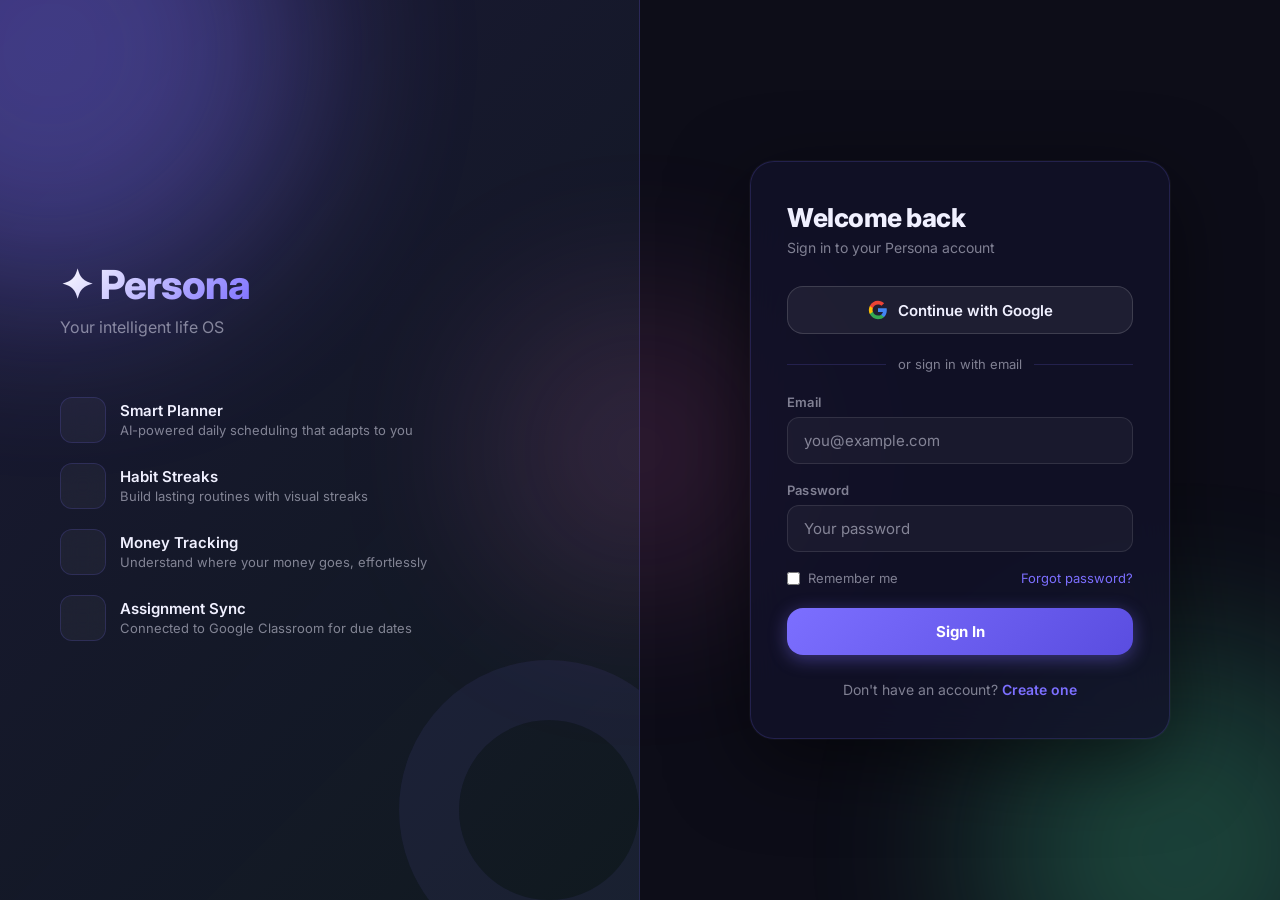
<file: frontend/login.html>
<!DOCTYPE html>
<html lang="en">
<head>
  <meta charset="UTF-8"/>
  <meta name="viewport" content="width=device-width, initial-scale=1.0"/>
  <meta name="theme-color" content="#0d0d18"/>
  <title>Login — Persona</title>
  <link rel="preconnect" href="https://fonts.googleapis.com"/>
  <link href="https://fonts.googleapis.com/css2?family=Inter:wght@300;400;500;600;700;800&display=swap" rel="stylesheet"/>
  <style>
    *, *::before, *::after { box-sizing: border-box; margin: 0; padding: 0; }

    :root {
      --bg:          #0d0d18;
      --bg2:         #12122a;
      --accent:      #7c6fff;
      --accent-dark: #5a4de0;
      --accent-glow: rgba(124,111,255,0.35);
      --green:       #48e5a0;
      --text:        #f0f0ff;
      --muted:       rgba(240,240,255,0.5);
      --border:      rgba(124,111,255,0.18);
      --glass:       rgba(255,255,255,0.04);
      --error:       #ff5c6c;
      --radius:      16px;
    }

    html, body {
      min-height: 100vh;
      font-family: 'Inter', sans-serif;
      background: var(--bg);
      color: var(--text);
    }

    /* ── Background Orbs ─────────────────────────────────────── */
    .bg-orbs {
      position: fixed; inset: 0; pointer-events: none; overflow: hidden; z-index: 0;
    }
    .orb {
      position: absolute; border-radius: 50%; filter: blur(90px); opacity: 0.4;
    }
    .orb-1 { width: 500px; height: 500px; background: #7c6fff; top: -200px; left: -200px; }
    .orb-2 { width: 400px; height: 400px; background: #48e5a0; bottom: -150px; right: -100px; opacity: 0.25; }
    .orb-3 { width: 300px; height: 300px; background: #ff6fcf; top: 50%; left: 50%; opacity: 0.15; transform: translate(-50%, -50%); }

    /* ── Layout ─────────────────────────────────────────────── */
    .auth-shell {
      position: relative; z-index: 1;
      min-height: 100vh;
      display: grid;
      grid-template-columns: 1fr 1fr;
    }
    @media (max-width: 768px) {
      .auth-shell { grid-template-columns: 1fr; }
      .auth-brand { display: none; }
    }

    /* ── Brand panel (left) ─────────────────────────────────── */
    .auth-brand {
      display: flex; flex-direction: column;
      justify-content: center; align-items: flex-start;
      padding: 60px;
      background: linear-gradient(135deg, rgba(124,111,255,0.12), rgba(72,229,160,0.06));
      border-right: 1px solid var(--border);
      position: relative; overflow: hidden;
    }
    .brand-logo {
      font-size: 40px; font-weight: 800; letter-spacing: -1px;
      background: linear-gradient(135deg, #fff 0%, var(--accent) 100%);
      -webkit-background-clip: text; -webkit-text-fill-color: transparent;
      background-clip: text;
      margin-bottom: 8px;
    }
    .brand-tagline {
      font-size: 16px; color: var(--muted); margin-bottom: 60px; font-weight: 400;
    }
    .brand-features { display: flex; flex-direction: column; gap: 20px; }
    .brand-feat {
      display: flex; align-items: center; gap: 14px;
    }
    .feat-icon {
      width: 46px; height: 46px; border-radius: 12px;
      background: var(--glass); border: 1px solid var(--border);
      display: flex; align-items: center; justify-content: center;
      font-size: 22px; flex-shrink: 0;
      backdrop-filter: blur(10px);
    }
    .feat-text h4 { font-size: 15px; font-weight: 600; margin-bottom: 2px; }
    .feat-text p  { font-size: 13px; color: var(--muted); }

    .brand-decoration {
      position: absolute; bottom: -60px; right: -60px;
      width: 300px; height: 300px;
      border: 60px solid rgba(124,111,255,0.08);
      border-radius: 50%;
    }

    /* ── Auth form panel (right) ─────────────────────────────── */
    .auth-form-panel {
      display: flex; align-items: center; justify-content: center;
      padding: 40px 20px;
    }
    .auth-card {
      width: 100%; max-width: 420px;
      background: rgba(18,18,42,0.8);
      border: 1px solid var(--border);
      border-radius: 24px;
      padding: 40px 36px;
      backdrop-filter: blur(20px);
      -webkit-backdrop-filter: blur(20px);
      box-shadow: 0 24px 80px rgba(0,0,0,0.5), 0 0 0 1px rgba(255,255,255,0.04);
    }

    .auth-title {
      font-size: 26px; font-weight: 800; margin-bottom: 6px;
      letter-spacing: -0.5px;
    }
    .auth-subtitle { font-size: 14px; color: var(--muted); margin-bottom: 30px; }

    /* Google button */
    .btn-google {
      width: 100%; padding: 13px 20px;
      background: rgba(255,255,255,0.06);
      border: 1px solid rgba(255,255,255,0.14);
      border-radius: var(--radius);
      color: var(--text); font-family: inherit;
      font-size: 15px; font-weight: 600;
      display: flex; align-items: center; justify-content: center; gap: 10px;
      cursor: pointer; transition: background 0.2s ease, border-color 0.2s ease, transform 0.15s ease;
      text-decoration: none;
    }
    .btn-google:hover {
      background: rgba(255,255,255,0.10);
      border-color: rgba(255,255,255,0.25);
      transform: translateY(-1px);
    }
    .btn-google:active { transform: scale(0.98); }
    .google-icon { width: 20px; height: 20px; flex-shrink: 0; }

    .divider {
      display: flex; align-items: center; gap: 12px;
      margin: 22px 0; color: var(--muted); font-size: 13px;
    }
    .divider::before, .divider::after {
      content: ''; flex: 1; height: 1px; background: var(--border);
    }

    /* Form controls */
    .form-group { margin-bottom: 18px; }
    .form-label {
      display: block; font-size: 13px; font-weight: 600;
      color: var(--muted); margin-bottom: 7px; letter-spacing: 0.2px;
    }
    .form-input {
      width: 100%; padding: 13px 16px;
      background: rgba(255,255,255,0.04);
      border: 1.5px solid rgba(255,255,255,0.1);
      border-radius: 12px; color: var(--text);
      font-family: inherit; font-size: 15px;
      transition: border-color 0.2s ease, box-shadow 0.2s ease;
      outline: none; -webkit-appearance: none;
    }
    .form-input:focus {
      border-color: var(--accent);
      box-shadow: 0 0 0 4px rgba(124,111,255,0.15);
    }
    .form-input::placeholder { color: var(--muted); }
    .form-input.error { border-color: var(--error); }

    .form-row { display: flex; align-items: center; justify-content: space-between; margin-bottom: 22px; }
    .remember-label  { display: flex; align-items: center; gap: 8px; font-size: 13px; color: var(--muted); cursor: pointer; }
    .forgot-link { font-size: 13px; color: var(--accent); text-decoration: none; }
    .forgot-link:hover { color: #a599ff; }

    /* Submit button */
    .btn-primary {
      width: 100%; padding: 14px;
      background: linear-gradient(135deg, var(--accent), var(--accent-dark));
      border: none; border-radius: var(--radius);
      color: white; font-family: inherit;
      font-size: 15px; font-weight: 700;
      cursor: pointer; transition: transform 0.15s ease, box-shadow 0.15s ease;
      box-shadow: 0 4px 18px rgba(124,111,255,0.4);
      position: relative; overflow: hidden;
    }
    .btn-primary::before {
      content: ''; position: absolute; inset: 0;
      background: linear-gradient(135deg, rgba(255,255,255,0.15), transparent);
      opacity: 0; transition: opacity 0.2s ease;
    }
    .btn-primary:hover { transform: translateY(-1px); box-shadow: 0 8px 25px rgba(124,111,255,0.5); }
    .btn-primary:hover::before { opacity: 1; }
    .btn-primary:active { transform: scale(0.98); }
    .btn-primary:disabled { opacity: 0.65; cursor: not-allowed; transform: none; }

    .btn-spinner {
      display: none; width: 18px; height: 18px;
      border: 2px solid rgba(255,255,255,0.3); border-top-color: white;
      border-radius: 50%; animation: spin 0.7s linear infinite;
    }
    .loading .btn-spinner { display: inline-block; }
    .loading .btn-text   { display: none; }
    @keyframes spin { to { transform: rotate(360deg); } }

    /* Error/Success alerts */
    .alert {
      padding: 12px 16px; border-radius: 10px;
      font-size: 13px; font-weight: 500;
      margin-bottom: 18px; display: none;
    }
    .alert-error   { background: rgba(255,92,108,0.12); border: 1px solid rgba(255,92,108,0.3); color: #ff9da7; }
    .alert-success { background: rgba(72,229,160,0.12); border: 1px solid rgba(72,229,160,0.3); color: var(--green); }
    .alert.show { display: block; }

    .auth-footer {
      text-align: center; margin-top: 26px;
      font-size: 14px; color: var(--muted);
    }
    .auth-footer a { color: var(--accent); text-decoration: none; font-weight: 600; }
    .auth-footer a:hover { color: #a599ff; }
  </style>
</head>
<body>

<div class="bg-orbs">
  <div class="orb orb-1"></div>
  <div class="orb orb-2"></div>
  <div class="orb orb-3"></div>
</div>

<div class="auth-shell">

  <!-- ── Brand panel ─── -->
  <div class="auth-brand">
    <div class="brand-logo">✦ Persona</div>
    <div class="brand-tagline">Your intelligent life OS</div>

    <div class="brand-features">
      <div class="brand-feat">
        <div class="feat-icon sticker sticker-sm"><svg class="line-icon"><use href="#icon-calendar"></use></svg></div>
        <div class="feat-text">
          <h4>Smart Planner</h4>
          <p>AI-powered daily scheduling that adapts to you</p>
        </div>
      </div>
      <div class="brand-feat">
        <div class="feat-icon sticker sticker-sm"><svg class="line-icon"><use href="#icon-ribbon"></use></svg></div>
        <div class="feat-text">
          <h4>Habit Streaks</h4>
          <p>Build lasting routines with visual streaks</p>
        </div>
      </div>
      <div class="brand-feat">
        <div class="feat-icon sticker sticker-sm"><svg class="line-icon"><use href="#icon-wallet"></use></svg></div>
        <div class="feat-text">
          <h4>Money Tracking</h4>
          <p>Understand where your money goes, effortlessly</p>
        </div>
      </div>
      <div class="brand-feat">
        <div class="feat-icon sticker sticker-sm"><svg class="line-icon"><use href="#icon-bell"></use></svg></div>
        <div class="feat-text">
          <h4>Assignment Sync</h4>
          <p>Connected to Google Classroom for due dates</p>
        </div>
      </div>
    </div>

    <div class="brand-decoration"></div>
  </div>

  <!-- ── Form panel ─── -->
  <div class="auth-form-panel">
    <div class="auth-card">

      <div class="auth-title">Welcome back</div>
      <div class="auth-subtitle">Sign in to your Persona account</div>

      <!-- Error / success alert -->
      <div class="alert alert-error" id="alert-box"></div>

      <!-- Google Sign In -->
      <a class="btn-google" id="google-btn" href="/api/auth/google">
        <svg class="google-icon" viewBox="0 0 24 24" xmlns="http://www.w3.org/2000/svg">
          <path d="M22.56 12.25c0-.78-.07-1.53-.2-2.25H12v4.26h5.92c-.26 1.37-1.04 2.53-2.21 3.31v2.77h3.57c2.08-1.92 3.28-4.74 3.28-8.09z" fill="#4285F4"/>
          <path d="M12 23c2.97 0 5.46-.98 7.28-2.66l-3.57-2.77c-.98.66-2.23 1.06-3.71 1.06-2.86 0-5.29-1.93-6.16-4.53H2.18v2.84C3.99 20.53 7.7 23 12 23z" fill="#34A853"/>
          <path d="M5.84 14.09c-.22-.66-.35-1.36-.35-2.09s.13-1.43.35-2.09V7.07H2.18C1.43 8.55 1 10.22 1 12s.43 3.45 1.18 4.93l3.66-2.84z" fill="#FBBC05"/>
          <path d="M12 5.38c1.62 0 3.06.56 4.21 1.64l3.15-3.15C17.45 2.09 14.97 1 12 1 7.7 1 3.99 3.47 2.18 7.07l3.66 2.84c.87-2.6 3.3-4.53 6.16-4.53z" fill="#EA4335"/>
        </svg>
        Continue with Google
      </a>

      <div class="divider">or sign in with email</div>

      <!-- Email / password form -->
      <form id="login-form" novalidate>
        <div class="form-group">
          <label class="form-label">Email</label>
          <input id="email" type="email" class="form-input" placeholder="you@example.com" autocomplete="email" required/>
        </div>
        <div class="form-group">
          <label class="form-label">Password</label>
          <input id="password" type="password" class="form-input" placeholder="Your password" autocomplete="current-password" required/>
        </div>

        <div class="form-row">
          <label class="remember-label">
            <input type="checkbox" id="remember"/> Remember me
          </label>
          <a class="forgot-link" href="#">Forgot password?</a>
        </div>

        <button class="btn-primary" type="submit" id="login-btn">
          <span class="btn-spinner"></span>
          <span class="btn-text">Sign In</span>
        </button>
      </form>

      <div class="auth-footer">
        Don't have an account? <a href="/signup">Create one</a>
      </div>
    </div>
  </div><!-- /.auth-form-panel -->

</div><!-- /.auth-shell -->

<script>
  // Show URL error param if any
  const urlErr = new URLSearchParams(location.search).get('error');
  if (urlErr) {
    showAlert({ oauth_not_configured: 'Google OAuth is not configured — add your keys to .env',
                invalid_state: 'Security check failed. Please try again.',
                token_exchange_failed: 'Google sign-in failed. Please try again.',
    }[urlErr] || `Sign-in error: ${urlErr}`);
  }

  function showAlert(msg, type = 'error') {
    const el = document.getElementById('alert-box');
    el.textContent = msg;
    el.className = `alert alert-${type} show`;
  }
  function clearAlert() {
    document.getElementById('alert-box').className = 'alert';
  }

  document.getElementById('login-form').addEventListener('submit', async e => {
    e.preventDefault();
    clearAlert();

    const btn      = document.getElementById('login-btn');
    const email    = document.getElementById('email').value.trim();
    const password = document.getElementById('password').value;

    if (!email || !password) { showAlert('Please enter your email and password.'); return; }

    btn.classList.add('loading');
    btn.disabled = true;

    try {
      const res  = await fetch('/api/auth/login', {
        method: 'POST', credentials: 'include',
        headers: { 'Content-Type': 'application/json' },
        body: JSON.stringify({ email, password }),
      });
      const data = await res.json();

      if (res.ok) {
        showAlert(`Welcome back, ${data.username}! Redirecting…`, 'success');
        setTimeout(() => { window.location.href = '/'; }, 900);
      } else {
        showAlert(data.error || 'Login failed. Please try again.');
        btn.classList.remove('loading'); btn.disabled = false;
      }
    } catch {
      showAlert('Network error. Is the server running?');
      btn.classList.remove('loading'); btn.disabled = false;
    }
  });
</script>
</body>
</html>
</file>
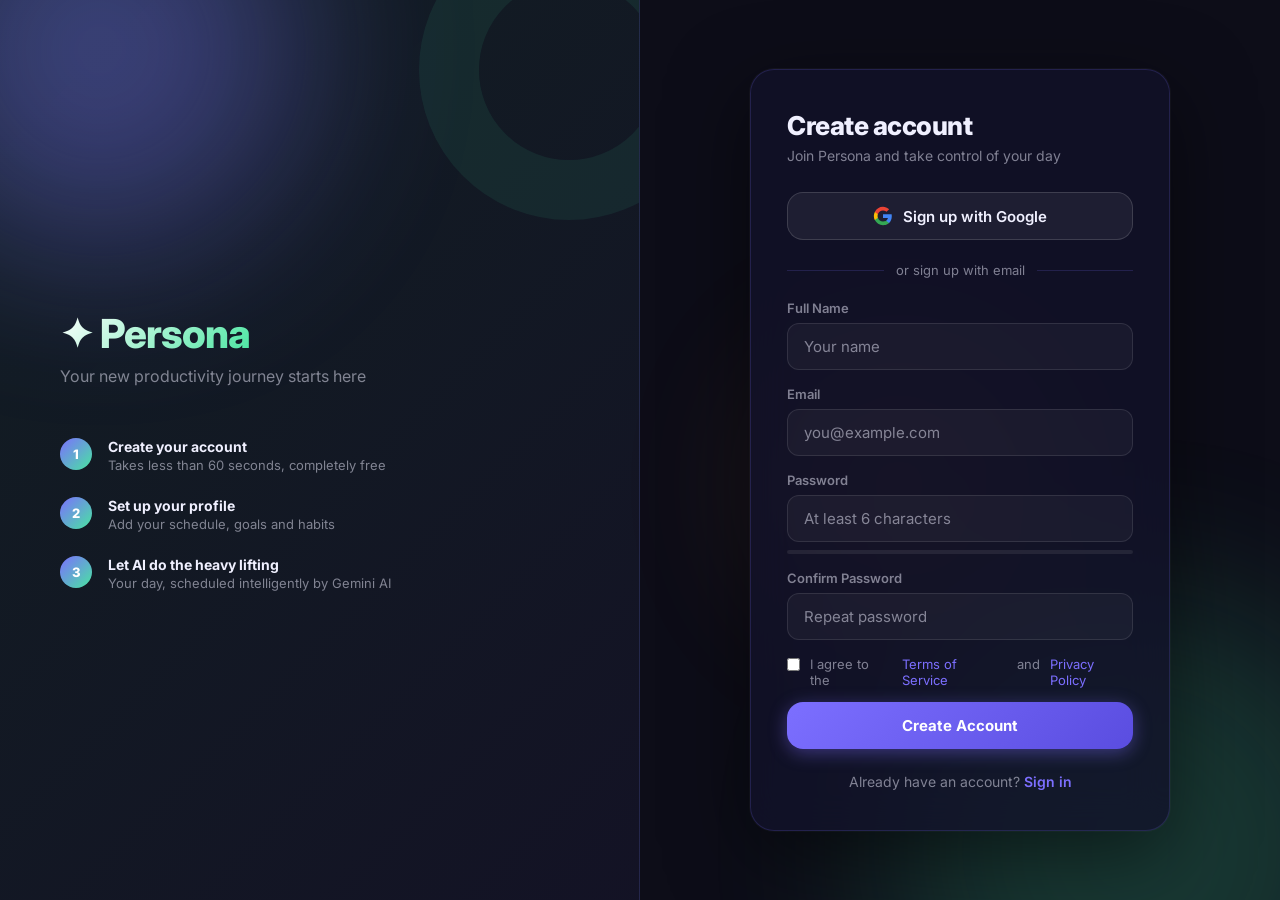
<file: frontend/signup.html>
<!DOCTYPE html>
<html lang="en">
<head>
  <meta charset="UTF-8"/>
  <meta name="viewport" content="width=device-width, initial-scale=1.0"/>
  <meta name="theme-color" content="#0d0d18"/>
  <title>Sign Up — Persona</title>
  <link rel="preconnect" href="https://fonts.googleapis.com"/>
  <link href="https://fonts.googleapis.com/css2?family=Inter:wght@300;400;500;600;700;800&display=swap" rel="stylesheet"/>
  <style>
    *, *::before, *::after { box-sizing: border-box; margin: 0; padding: 0; }

    :root {
      --bg:          #0d0d18;
      --accent:      #7c6fff;
      --accent-dark: #5a4de0;
      --green:       #48e5a0;
      --text:        #f0f0ff;
      --muted:       rgba(240,240,255,0.5);
      --border:      rgba(124,111,255,0.18);
      --glass:       rgba(255,255,255,0.04);
      --error:       #ff5c6c;
      --radius:      16px;
    }

    html, body { min-height: 100vh; font-family: 'Inter', sans-serif; background: var(--bg); color: var(--text); }

    .bg-orbs { position: fixed; inset: 0; pointer-events: none; overflow: hidden; z-index: 0; }
    .orb { position: absolute; border-radius: 50%; filter: blur(90px); opacity: 0.4; }
    .orb-1 { width: 500px; height: 500px; background: #48e5a0; bottom: -200px; right: -100px; opacity: 0.2; }
    .orb-2 { width: 400px; height: 400px; background: #7c6fff; top: -150px; left: -100px; }
    .orb-3 { width: 250px; height: 250px; background: #ff9f43; top: 40%; right: 20%; opacity: 0.15; }

    .auth-shell {
      position: relative; z-index: 1; min-height: 100vh;
      display: grid; grid-template-columns: 1fr 1fr;
    }
    @media (max-width: 768px) {
      .auth-shell { grid-template-columns: 1fr; }
      .auth-brand { display: none; }
    }

    /* Brand panel */
    .auth-brand {
      display: flex; flex-direction: column; justify-content: center; align-items: flex-start;
      padding: 60px;
      background: linear-gradient(135deg, rgba(72,229,160,0.08), rgba(124,111,255,0.06));
      border-right: 1px solid var(--border);
      position: relative; overflow: hidden;
    }
    .brand-logo {
      font-size: 40px; font-weight: 800; letter-spacing: -1px;
      background: linear-gradient(135deg, #fff 0%, var(--green) 100%);
      -webkit-background-clip: text; -webkit-text-fill-color: transparent;
      background-clip: text; margin-bottom: 8px;
    }
    .brand-tagline { font-size: 16px; color: var(--muted); margin-bottom: 52px; }
    .brand-steps { display: flex; flex-direction: column; gap: 24px; }
    .step { display: flex; align-items: flex-start; gap: 16px; }
    .step-num {
      width: 32px; height: 32px; border-radius: 50%; flex-shrink: 0;
      background: linear-gradient(135deg, var(--accent), var(--green));
      display: flex; align-items: center; justify-content: center;
      font-size: 13px; font-weight: 800; color: white;
    }
    .step-text h4 { font-size: 14px; font-weight: 700; margin-bottom: 2px; }
    .step-text p  { font-size: 13px; color: var(--muted); }

    .brand-decoration {
      position: absolute; top: -80px; right: -80px;
      width: 300px; height: 300px;
      border: 60px solid rgba(72,229,160,0.08); border-radius: 50%;
    }

    /* Form panel */
    .auth-form-panel { display: flex; align-items: center; justify-content: center; padding: 40px 20px; }
    .auth-card {
      width: 100%; max-width: 420px;
      background: rgba(18,18,42,0.8); border: 1px solid var(--border); border-radius: 24px;
      padding: 40px 36px; backdrop-filter: blur(20px); -webkit-backdrop-filter: blur(20px);
      box-shadow: 0 24px 80px rgba(0,0,0,0.5), 0 0 0 1px rgba(255,255,255,0.04);
    }

    .auth-title   { font-size: 26px; font-weight: 800; margin-bottom: 6px; letter-spacing: -0.5px; }
    .auth-subtitle{ font-size: 14px; color: var(--muted); margin-bottom: 28px; }

    .btn-google {
      width: 100%; padding: 13px 20px;
      background: rgba(255,255,255,0.06); border: 1px solid rgba(255,255,255,0.14);
      border-radius: var(--radius); color: var(--text); font-family: inherit;
      font-size: 15px; font-weight: 600;
      display: flex; align-items: center; justify-content: center; gap: 10px;
      cursor: pointer; transition: background 0.2s ease, border-color 0.2s ease, transform 0.15s ease;
      text-decoration: none;
    }
    .btn-google:hover { background: rgba(255,255,255,0.10); border-color: rgba(255,255,255,0.25); transform: translateY(-1px); }
    .btn-google:active { transform: scale(0.98); }
    .google-icon { width: 20px; height: 20px; flex-shrink: 0; }

    .divider { display: flex; align-items: center; gap: 12px; margin: 22px 0; color: var(--muted); font-size: 13px; }
    .divider::before, .divider::after { content: ''; flex: 1; height: 1px; background: var(--border); }

    .form-group { margin-bottom: 16px; }
    .form-label { display: block; font-size: 13px; font-weight: 600; color: var(--muted); margin-bottom: 7px; }
    .form-input {
      width: 100%; padding: 13px 16px;
      background: rgba(255,255,255,0.04); border: 1.5px solid rgba(255,255,255,0.1);
      border-radius: 12px; color: var(--text); font-family: inherit; font-size: 15px;
      transition: border-color 0.2s ease, box-shadow 0.2s ease; outline: none; -webkit-appearance: none;
    }
    .form-input:focus { border-color: var(--accent); box-shadow: 0 0 0 4px rgba(124,111,255,0.15); }
    .form-input::placeholder { color: var(--muted); }
    .form-input.error { border-color: var(--error); }

    .password-strength { margin-top: 8px; }
    .strength-bar { height: 4px; border-radius: 2px; background: rgba(255,255,255,0.08); overflow: hidden; }
    .strength-fill { height: 100%; width: 0%; border-radius: 2px; transition: width 0.3s ease, background 0.3s ease; }
    .strength-text { font-size: 11px; color: var(--muted); margin-top: 4px; }

    .btn-primary {
      width: 100%; padding: 14px; margin-top: 8px;
      background: linear-gradient(135deg, var(--accent), var(--accent-dark));
      border: none; border-radius: var(--radius); color: white; font-family: inherit;
      font-size: 15px; font-weight: 700; cursor: pointer;
      transition: transform 0.15s ease, box-shadow 0.15s ease;
      box-shadow: 0 4px 18px rgba(124,111,255,0.4); position: relative; overflow: hidden;
    }
    .btn-primary::before { content: ''; position: absolute; inset: 0; background: linear-gradient(135deg, rgba(255,255,255,0.12), transparent); opacity: 0; transition: opacity 0.2s ease; }
    .btn-primary:hover { transform: translateY(-1px); box-shadow: 0 8px 25px rgba(124,111,255,0.5); }
    .btn-primary:hover::before { opacity: 1; }
    .btn-primary:active { transform: scale(0.98); }
    .btn-primary:disabled { opacity: 0.65; cursor: not-allowed; transform: none; }

    .btn-spinner { display: none; width: 18px; height: 18px; border: 2px solid rgba(255,255,255,0.3); border-top-color: white; border-radius: 50%; animation: spin 0.7s linear infinite; }
    .loading .btn-spinner { display: inline-block; }
    .loading .btn-text   { display: none; }
    @keyframes spin { to { transform: rotate(360deg); } }

    .alert { padding: 12px 16px; border-radius: 10px; font-size: 13px; font-weight: 500; margin-bottom: 18px; display: none; }
    .alert-error   { background: rgba(255,92,108,0.12); border: 1px solid rgba(255,92,108,0.3); color: #ff9da7; }
    .alert-success { background: rgba(72,229,160,0.12); border: 1px solid rgba(72,229,160,0.3); color: var(--green); }
    .alert.show { display: block; }

    .tos-label { display: flex; align-items: flex-start; gap: 10px; font-size: 13px; color: var(--muted); cursor: pointer; margin: 14px 0 6px; }
    .tos-label a { color: var(--accent); text-decoration: none; }
    .tos-label input { margin-top: 2px; flex-shrink: 0; accent-color: var(--accent); }

    .auth-footer { text-align: center; margin-top: 24px; font-size: 14px; color: var(--muted); }
    .auth-footer a { color: var(--accent); text-decoration: none; font-weight: 600; }
    .auth-footer a:hover { color: #a599ff; }
  </style>
</head>
<body>

<div class="bg-orbs">
  <div class="orb orb-1"></div>
  <div class="orb orb-2"></div>
  <div class="orb orb-3"></div>
</div>

<div class="auth-shell">

  <!-- Brand panel -->
  <div class="auth-brand">
    <div class="brand-logo">✦ Persona</div>
    <div class="brand-tagline">Your new productivity journey starts here</div>

    <div class="brand-steps">
      <div class="step">
        <div class="step-num">1</div>
        <div class="step-text">
          <h4>Create your account</h4>
          <p>Takes less than 60 seconds, completely free</p>
        </div>
      </div>
      <div class="step">
        <div class="step-num">2</div>
        <div class="step-text">
          <h4>Set up your profile</h4>
          <p>Add your schedule, goals and habits</p>
        </div>
      </div>
      <div class="step">
        <div class="step-num">3</div>
        <div class="step-text">
          <h4>Let AI do the heavy lifting</h4>
          <p>Your day, scheduled intelligently by Gemini AI</p>
        </div>
      </div>
    </div>
    <div class="brand-decoration"></div>
  </div>

  <!-- Form panel -->
  <div class="auth-form-panel">
    <div class="auth-card">
      <div class="auth-title">Create account</div>
      <div class="auth-subtitle">Join Persona and take control of your day</div>

      <div class="alert alert-error" id="alert-box"></div>

      <!-- Google Sign Up -->
      <a class="btn-google" href="/api/auth/google">
        <svg class="google-icon" viewBox="0 0 24 24" xmlns="http://www.w3.org/2000/svg">
          <path d="M22.56 12.25c0-.78-.07-1.53-.2-2.25H12v4.26h5.92c-.26 1.37-1.04 2.53-2.21 3.31v2.77h3.57c2.08-1.92 3.28-4.74 3.28-8.09z" fill="#4285F4"/>
          <path d="M12 23c2.97 0 5.46-.98 7.28-2.66l-3.57-2.77c-.98.66-2.23 1.06-3.71 1.06-2.86 0-5.29-1.93-6.16-4.53H2.18v2.84C3.99 20.53 7.7 23 12 23z" fill="#34A853"/>
          <path d="M5.84 14.09c-.22-.66-.35-1.36-.35-2.09s.13-1.43.35-2.09V7.07H2.18C1.43 8.55 1 10.22 1 12s.43 3.45 1.18 4.93l3.66-2.84z" fill="#FBBC05"/>
          <path d="M12 5.38c1.62 0 3.06.56 4.21 1.64l3.15-3.15C17.45 2.09 14.97 1 12 1 7.7 1 3.99 3.47 2.18 7.07l3.66 2.84c.87-2.6 3.3-4.53 6.16-4.53z" fill="#EA4335"/>
        </svg>
        Sign up with Google
      </a>

      <div class="divider">or sign up with email</div>

      <form id="signup-form" novalidate>
        <div class="form-group">
          <label class="form-label">Full Name</label>
          <input id="username" type="text" class="form-input" placeholder="Your name" autocomplete="name" required/>
        </div>
        <div class="form-group">
          <label class="form-label">Email</label>
          <input id="email" type="email" class="form-input" placeholder="you@example.com" autocomplete="email" required/>
        </div>
        <div class="form-group">
          <label class="form-label">Password</label>
          <input id="password" type="password" class="form-input" placeholder="At least 6 characters" autocomplete="new-password" required/>
          <div class="password-strength">
            <div class="strength-bar"><div class="strength-fill" id="strength-fill"></div></div>
            <div class="strength-text" id="strength-text"></div>
          </div>
        </div>
        <div class="form-group">
          <label class="form-label">Confirm Password</label>
          <input id="confirm-password" type="password" class="form-input" placeholder="Repeat password" autocomplete="new-password" required/>
        </div>

        <label class="tos-label">
          <input type="checkbox" id="tos-check"/>
          I agree to the <a href="#">Terms of Service</a> and <a href="#">Privacy Policy</a>
        </label>

        <button class="btn-primary" type="submit" id="signup-btn">
          <span class="btn-spinner"></span>
          <span class="btn-text">Create Account</span>
        </button>
      </form>

      <div class="auth-footer">
        Already have an account? <a href="/login">Sign in</a>
      </div>
    </div>
  </div>

</div>

<script>
  function showAlert(msg, type = 'error') {
    const el = document.getElementById('alert-box');
    el.textContent = msg;
    el.className = `alert alert-${type} show`;
  }
  function clearAlert() {
    document.getElementById('alert-box').className = 'alert';
  }

  // Password strength indicator
  document.getElementById('password').addEventListener('input', function () {
    const pw  = this.value;
    const fill = document.getElementById('strength-fill');
    const text = document.getElementById('strength-text');
    let score = 0;
    if (pw.length >= 6)  score++;
    if (pw.length >= 10) score++;
    if (/[A-Z]/.test(pw)) score++;
    if (/[0-9]/.test(pw)) score++;
    if (/[^A-Za-z0-9]/.test(pw)) score++;

    const levels = [
      { color: '#ff5c6c', label: 'Weak',      pct: '20%' },
      { color: '#ff9f43', label: 'Fair',      pct: '40%' },
      { color: '#feca57', label: 'Good',      pct: '60%' },
      { color: '#48dbfb', label: 'Strong',    pct: '80%' },
      { color: '#48e5a0', label: 'Very strong', pct: '100%' },
    ];
    if (!pw) { fill.style.width = '0'; text.textContent = ''; return; }
    const lvl = levels[Math.min(score - 1, 4)] || levels[0];
    fill.style.width      = lvl.pct;
    fill.style.background = lvl.color;
    text.textContent      = lvl.label;
    text.style.color      = lvl.color;
  });

  document.getElementById('signup-form').addEventListener('submit', async e => {
    e.preventDefault();
    clearAlert();

    const btn      = document.getElementById('signup-btn');
    const username = document.getElementById('username').value.trim();
    const email    = document.getElementById('email').value.trim();
    const password = document.getElementById('password').value;
    const confirm  = document.getElementById('confirm-password').value;
    const tos      = document.getElementById('tos-check').checked;

    if (!username || !email || !password) { showAlert('Please fill in all fields.'); return; }
    if (password.length < 6)             { showAlert('Password must be at least 6 characters.'); return; }
    if (password !== confirm)            { showAlert('Passwords do not match.'); return; }
    if (!tos)                            { showAlert('Please accept the Terms of Service to continue.'); return; }

    btn.classList.add('loading'); btn.disabled = true;

    try {
      const res  = await fetch('/api/auth/register', {
        method: 'POST', credentials: 'include',
        headers: { 'Content-Type': 'application/json' },
        body: JSON.stringify({ username, email, password }),
      });
      const data = await res.json();

      if (res.ok) {
        showAlert('Account created! Taking you to Persona…', 'success');
        setTimeout(() => { window.location.href = '/'; }, 1100);
      } else {
        showAlert(data.error || 'Registration failed. Please try again.');
        btn.classList.remove('loading'); btn.disabled = false;
      }
    } catch {
      showAlert('Network error. Is the server running?');
      btn.classList.remove('loading'); btn.disabled = false;
    }
  });
</script>
</body>
</html>
</file>
